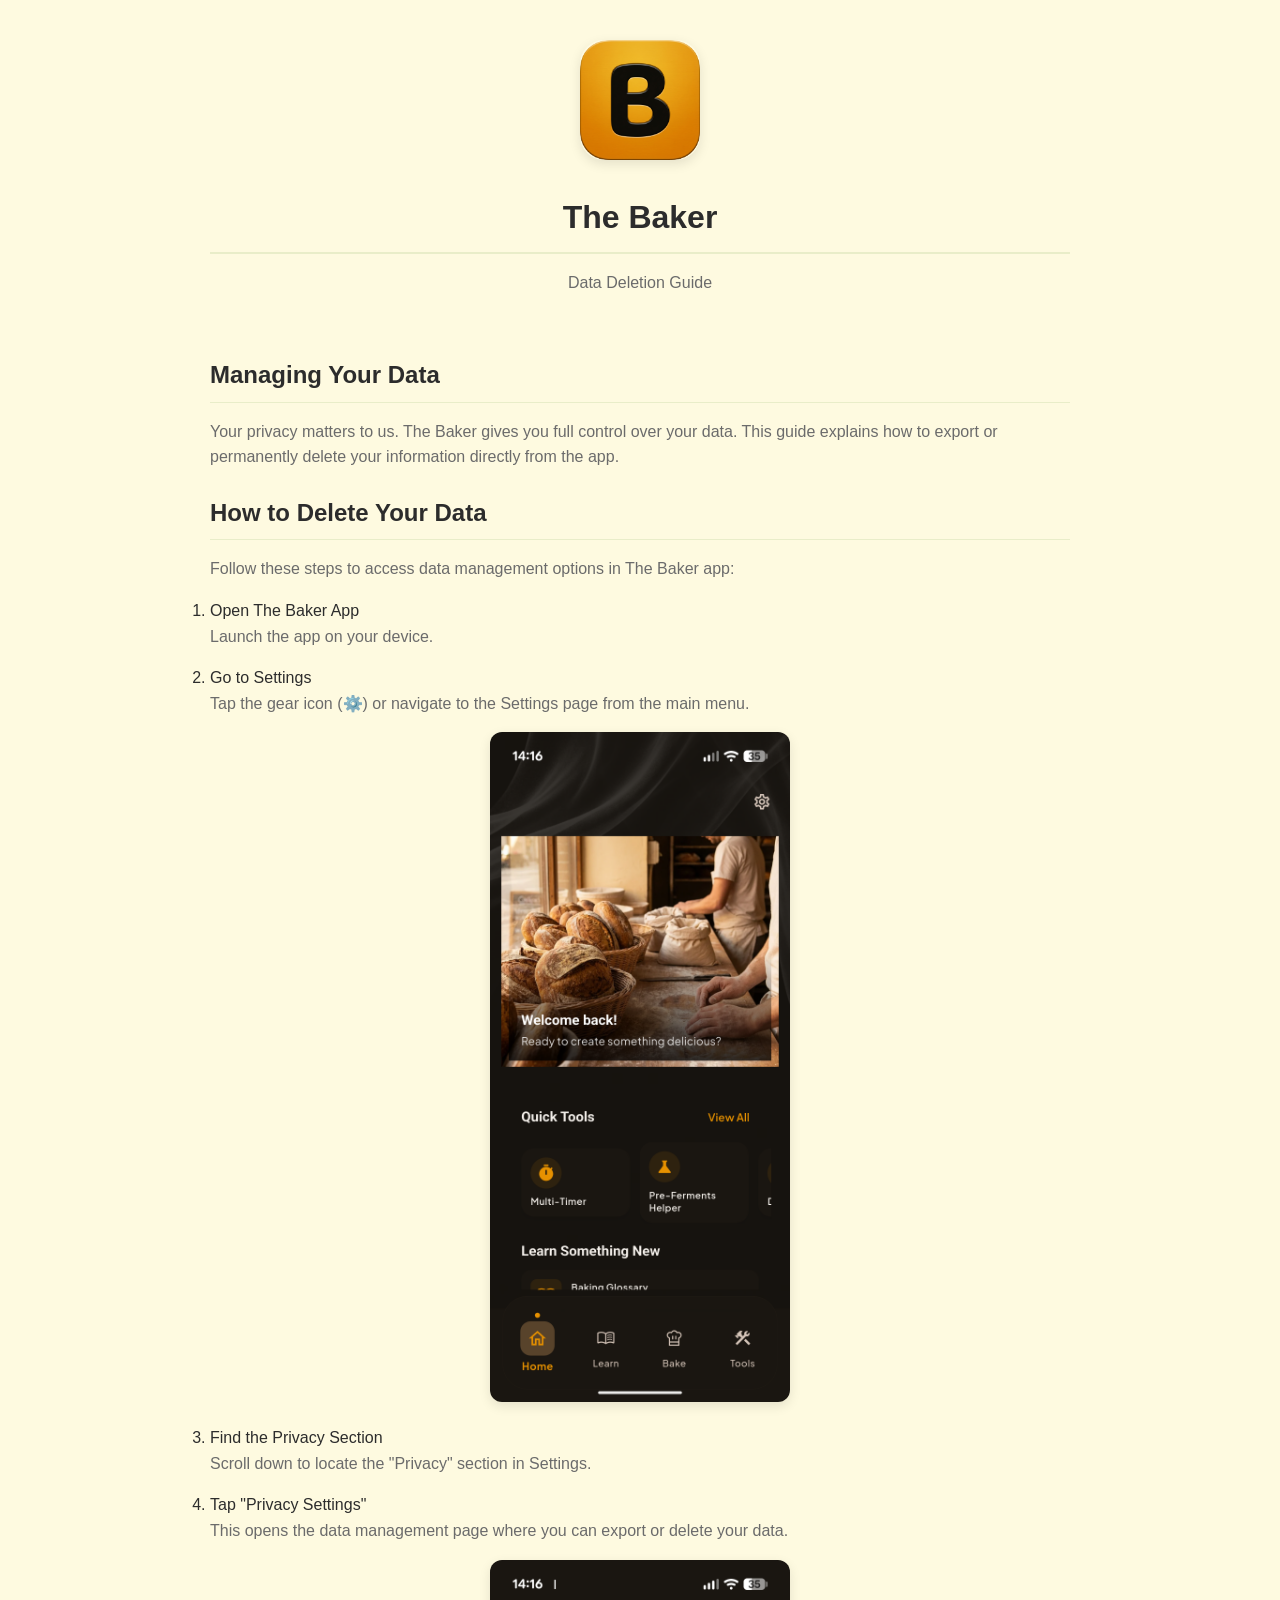
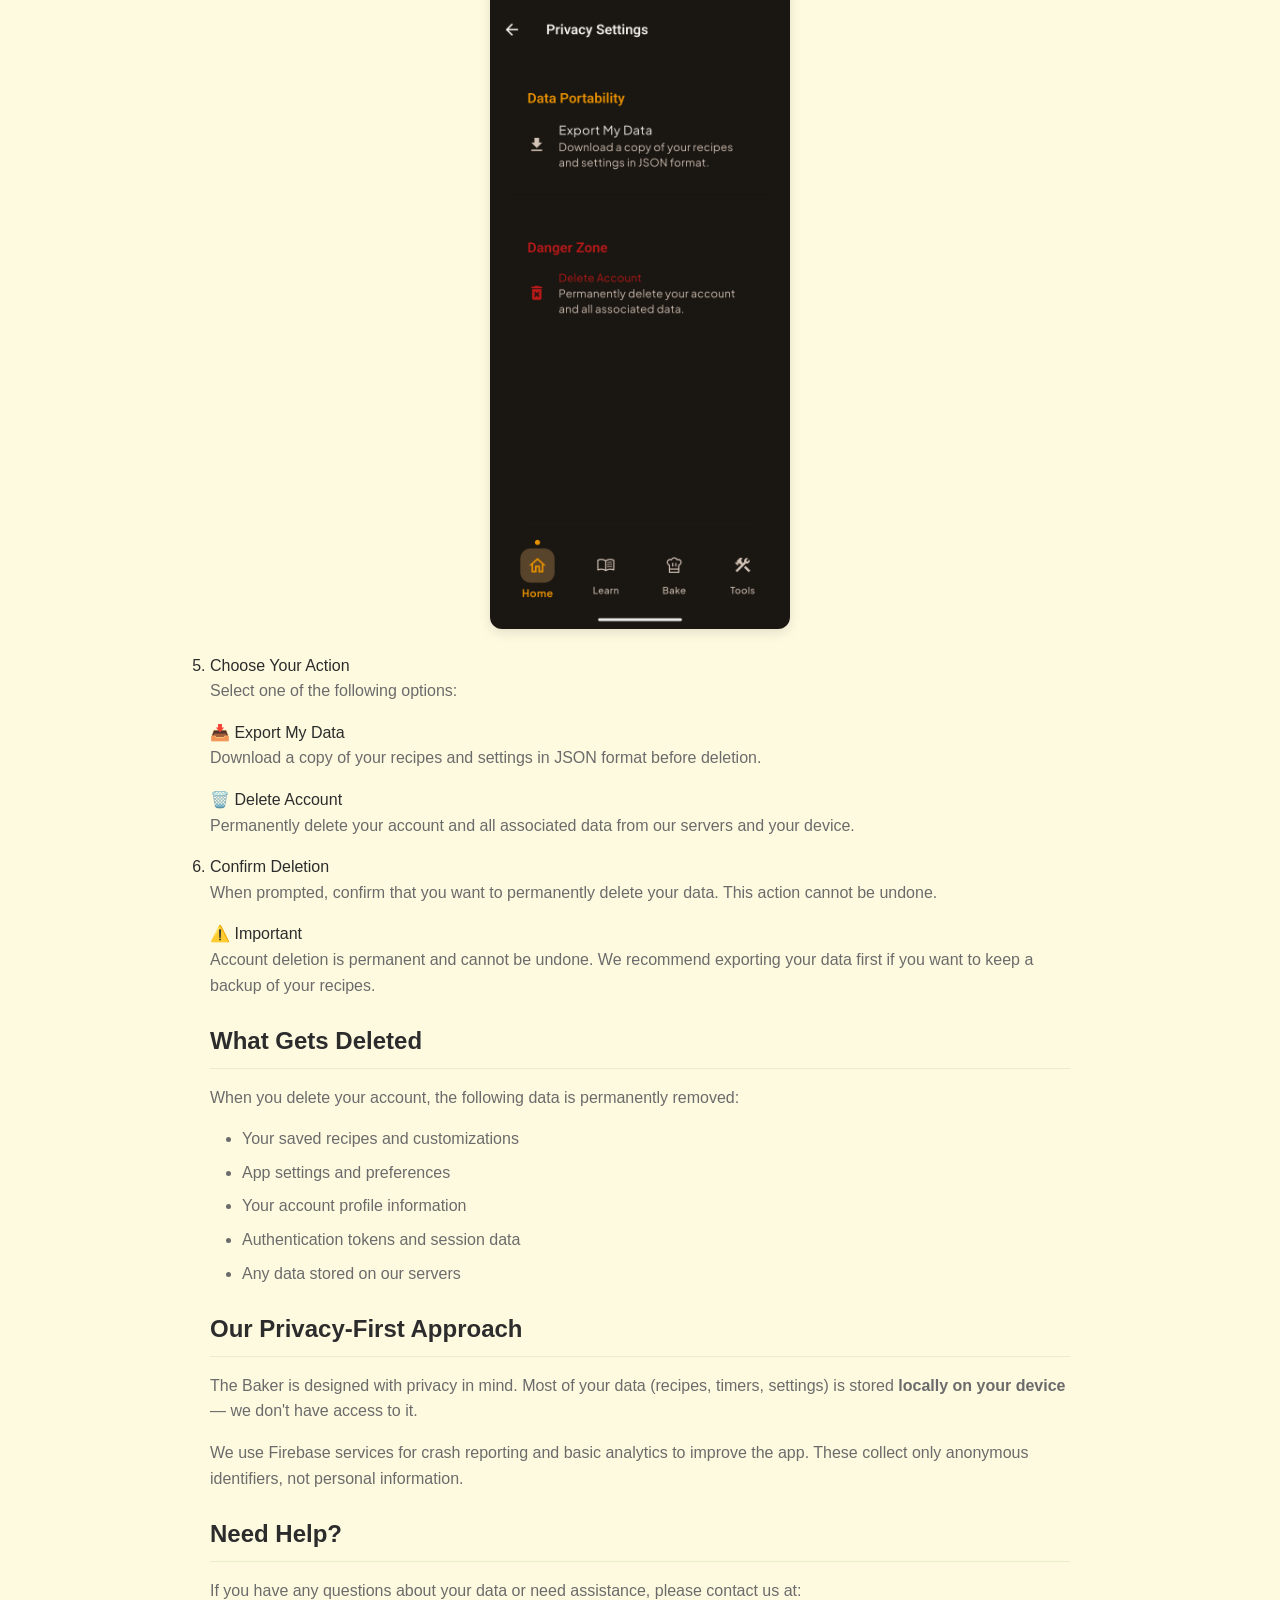
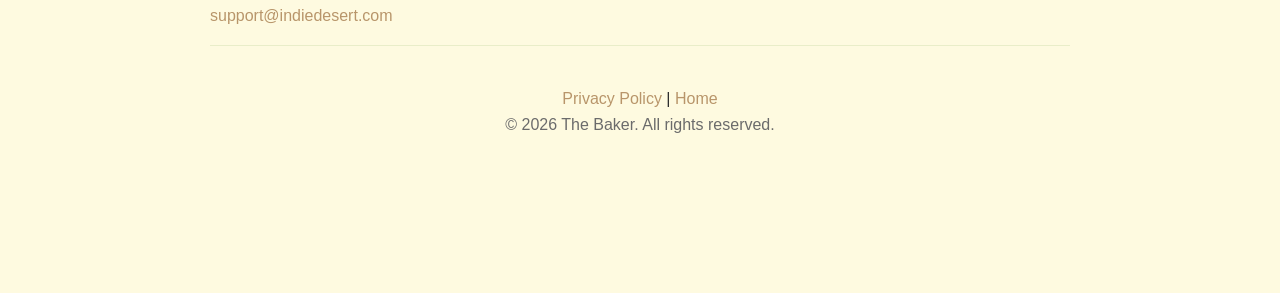
<file: web/data-deletion-guide.html>
<!DOCTYPE html>
<html lang="en">

<head>
    <meta charset="UTF-8">
    <meta name="viewport" content="width=device-width, initial-scale=1.0">
    <meta name="description"
        content="Learn how to delete your data from The Baker app. Step-by-step guide for managing and removing your personal information.">
    <title>Delete Your Data | The Baker App</title>
    <link rel="stylesheet" href="css/styles.css">
</head>

<body>
    <div class="container policy-content animate-fade-in-up">
        <!-- Header -->
        <header class="header">
            <img src="icons/Icon-192.png" alt="The Baker App Icon" class="logo-image">
            <h1 class="app-name">The Baker</h1>
            <p class="header-subtitle">Data Deletion Guide</p>
        </header>

        <!-- Introduction -->
        <section class="info-card">
            <h2>Managing Your Data</h2>
            <p>
                Your privacy matters to us. The Baker gives you full control over your data.
                This guide explains how to export or permanently delete your information directly from the app.
            </p>
        </section>

        <!-- Step by Step Instructions -->
        <h2>How to Delete Your Data</h2>
        <p>Follow these steps to access data management options in The Baker app:</p>

        <ol class="steps">
            <li class="step">
                <div class="step-title">Open The Baker App</div>
                <p class="step-description">Launch the app on your device.</p>
            </li>

            <li class="step">
                <div class="step-title">Go to Settings</div>
                <p class="step-description">Tap the gear icon (⚙️) or navigate to the Settings page from the main menu.
                </p>
                <div style="text-align: center; margin: 16px 0;">
                    <img src="images/home_settings.png" alt="Settings Navigation Screenshot" class="screenshot"
                        style="max-width: 300px; width: 100%;">
                </div>
            </li>

            <li class="step">
                <div class="step-title">Find the Privacy Section</div>
                <p class="step-description">Scroll down to locate the "Privacy" section in Settings.</p>
            </li>

            <li class="step">
                <div class="step-title">Tap "Privacy Settings"</div>
                <p class="step-description">This opens the data management page where you can export or delete your
                    data.</p>
                <div style="text-align: center; margin: 16px 0;">
                    <img src="images/privacy_settings.png" alt="Privacy Settings Screenshot" class="screenshot"
                        style="max-width: 300px; width: 100%;">
                </div>
            </li>

            <li class="step">
                <div class="step-title">Choose Your Action</div>
                <p class="step-description">Select one of the following options:</p>
                <div class="options">
                    <div class="option">
                        <div class="option-title"><span class="icon">📥</span> Export My Data</div>
                        <p>Download a copy of your recipes and settings in JSON format before deletion.</p>
                    </div>
                    <div class="option danger">
                        <div class="option-title"><span class="icon">🗑️</span> Delete Account</div>
                        <p>Permanently delete your account and all associated data from our servers and your device.</p>
                    </div>
                </div>
            </li>

            <li class="step">
                <div class="step-title">Confirm Deletion</div>
                <p class="step-description">When prompted, confirm that you want to permanently delete your data. This
                    action cannot be undone.</p>
            </li>
        </ol>

        <!-- Warning -->
        <div class="alert">
            <div class="alert-title">⚠️ Important</div>
            <p>Account deletion is permanent and cannot be undone. We recommend exporting your data first if you want to
                keep a backup of your recipes.</p>
        </div>

        <!-- What Gets Deleted -->
        <section class="info-card">
            <h2>What Gets Deleted</h2>
            <p>When you delete your account, the following data is permanently removed:</p>
            <ul class="data-list">
                <li>Your saved recipes and customizations</li>
                <li>App settings and preferences</li>
                <li>Your account profile information</li>
                <li>Authentication tokens and session data</li>
                <li>Any data stored on our servers</li>
            </ul>
        </section>

        <!-- Privacy Note -->
        <section class="info-card">
            <h2>Our Privacy-First Approach</h2>
            <p>
                The Baker is designed with privacy in mind. Most of your data (recipes, timers, settings)
                is stored <strong>locally on your device</strong> — we don't have access to it.
            </p>
            <p>
                We use Firebase services for crash reporting and basic analytics to improve the app.
                These collect only anonymous identifiers, not personal information.
            </p>
        </section>

        <!-- Contact -->
        <section class="contact">
            <h2>Need Help?</h2>
            <p>
                If you have any questions about your data or need assistance,
                please contact us at:<br>
                <a href="mailto:support@indiedesert.com">support@indiedesert.com</a>
            </p>
        </section>

        <!-- Footer -->
        <footer class="footer">
            <a href="privacy-policy.html">Privacy Policy</a> |
            <a href="../index.html">Home</a>
            <p class="footer-note">© 2026 The Baker. All rights reserved.</p>
        </footer>
    </div>
</body>

</html>
</file>
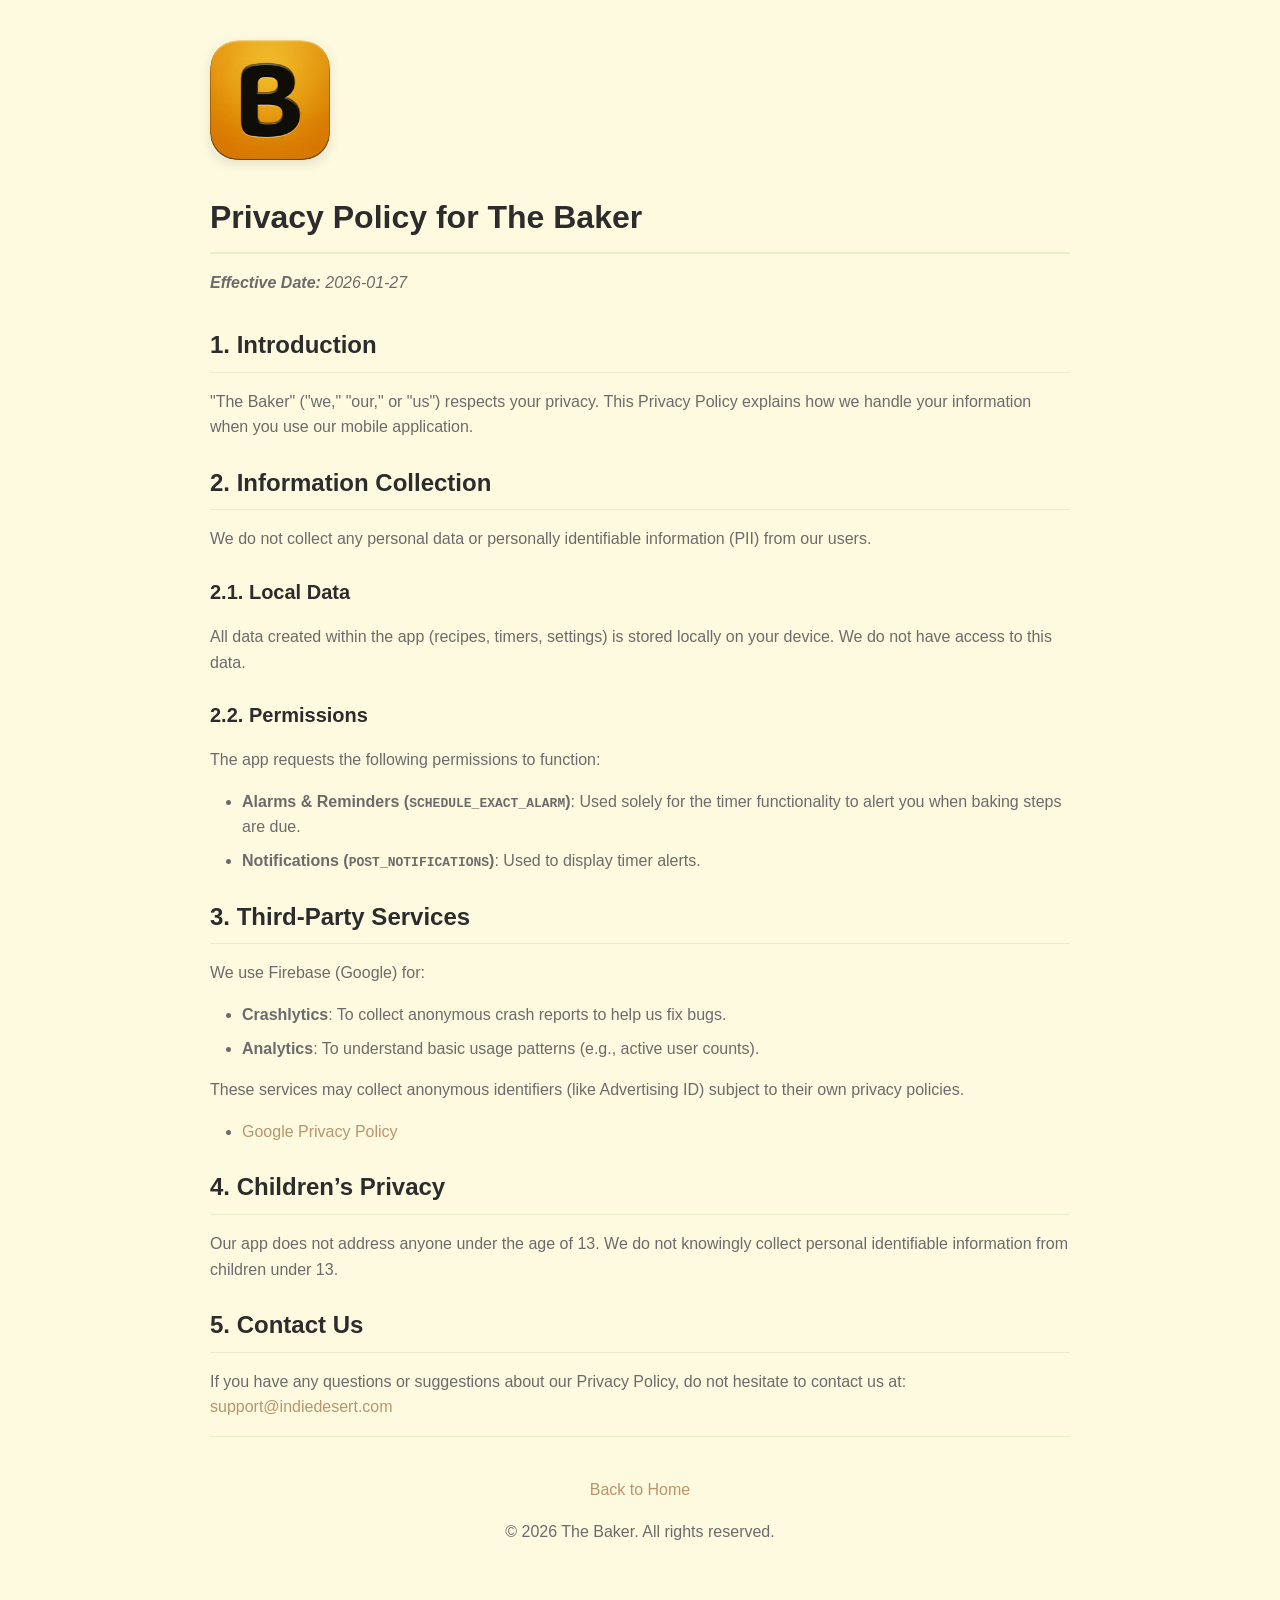
<file: web/privacy-policy.html>
<!DOCTYPE html>
<html lang="en">

<head>
    <meta charset="UTF-8">
    <meta name="viewport" content="width=device-width, initial-scale=1.0">
    <meta name="description" content="Privacy Policy for The Baker mobile application.">
    <title>Privacy Policy - The Baker</title>
    <link rel="stylesheet" href="css/styles.css">
</head>

<body>

    <div class="container policy-content animate-fade-in-up">
        <div class="logo-header">
            <a href="../index.html">
                <img src="icons/Icon-192.png" alt="The Baker App Icon" class="logo-image">
            </a>
        </div>

        <h1>Privacy Policy for The Baker</h1>
        <span class="effective-date"><strong>Effective Date:</strong> 2026-01-27</span>

        <h2>1. Introduction</h2>
        <p>"The Baker" ("we," "our," or "us") respects your privacy. This Privacy Policy explains how we handle your
            information when you use our mobile application.</p>

        <h2>2. Information Collection</h2>
        <p>We do not collect any personal data or personally identifiable information (PII) from our users.</p>

        <h3>2.1. Local Data</h3>
        <p>All data created within the app (recipes, timers, settings) is stored locally on your device. We do not have
            access to this data.</p>

        <h3>2.2. Permissions</h3>
        <p>The app requests the following permissions to function:</p>
        <ul>
            <li><strong>Alarms & Reminders (<code>SCHEDULE_EXACT_ALARM</code>)</strong>: Used solely for the timer
                functionality to alert you when baking steps are due.</li>
            <li><strong>Notifications (<code>POST_NOTIFICATIONS</code>)</strong>: Used to display timer alerts.</li>
        </ul>

        <h2>3. Third-Party Services</h2>
        <p>We use Firebase (Google) for:</p>
        <ul>
            <li><strong>Crashlytics</strong>: To collect anonymous crash reports to help us fix bugs.</li>
            <li><strong>Analytics</strong>: To understand basic usage patterns (e.g., active user counts).</li>
        </ul>
        <p>These services may collect anonymous identifiers (like Advertising ID) subject to their own privacy policies.
        </p>
        <ul>
            <li><a href="https://policies.google.com/privacy" target="_blank" rel="noopener noreferrer">Google Privacy
                    Policy</a></li>
        </ul>

        <h2>4. Children’s Privacy</h2>
        <p>Our app does not address anyone under the age of 13. We do not knowingly collect personal identifiable
            information from children under 13.</p>

        <h2>5. Contact Us</h2>
        <p>If you have any questions or suggestions about our Privacy Policy, do not hesitate to contact us at: <br>
            <a href="mailto:support@indiedesert.com">support@indiedesert.com</a>
        </p>

        <div class="footer">
            <p><a href="../index.html">Back to Home</a></p>
            <p>© 2026 The Baker. All rights reserved.</p>
        </div>
    </div>

</body>

</html>
</file>
<file: web/css/styles.css>
/* 
 * styles.css
 * Shared stylesheet for The Baker public repository
 */

:root {
    --color-primary: #D4A373;
    --color-primary-dark: #B8956A;
    --color-background: #FEFAE0;
    --color-surface: #FFFFFF;
    --color-text: #2C2C2C;
    --color-text-muted: #6B6B6B;
    --color-accent: #E9EDC9;
    --shadow-md: 0 4px 12px rgba(0, 0, 0, 0.1);
    --radius-lg: 24px;
    --radius-md: 12px;
}

@media (prefers-color-scheme: dark) {
    :root {
        --color-primary: #D4A373;
        --color-primary-dark: #E6C2A0; /* Lighter for readability in dark mode */
        --color-background: #121212;
        --color-surface: #1E1E1E;
        --color-text: #E0E0E0;
        --color-text-muted: #9E9E9E;
        --color-accent: #2C2C2C;
        --shadow-md: 0 4px 16px rgba(0, 0, 0, 0.4);
    }
}

* {
    margin: 0;
    padding: 0;
    box-sizing: border-box;
}

body {
    font-family: -apple-system, BlinkMacSystemFont, 'Segoe UI', Roboto, Helvetica, Arial, sans-serif;
    background: var(--color-background);
    color: var(--color-text);
    line-height: 1.6;
    padding-bottom: 60px;
    transition: background-color 0.3s ease, color 0.3s ease;
}

.container {
    max-width: 900px;
    margin: 0 auto;
    padding: 40px 20px;
}

header {
    text-align: center;
    margin-bottom: 60px;
}

.logo-image {
    width: 120px;
    height: 120px;
    border-radius: var(--radius-lg);
    box-shadow: var(--shadow-md);
    margin-bottom: 24px;
    transition: transform 0.3s ease, box-shadow 0.3s ease;
}

.logo-image:hover {
    transform: scale(1.05);
    box-shadow: 0 8px 24px rgba(0, 0, 0, 0.15);
}

h1 {
    font-size: 2.5rem;
    font-weight: 800;
    color: var(--color-primary-dark);
    margin-bottom: 12px;
    transition: color 0.3s ease;
}

.tagline {
    font-size: 1.25rem;
    color: var(--color-text-muted);
    font-weight: 500;
    max-width: 600px;
    margin: 0 auto 24px;
    transition: color 0.3s ease;
}

.download-badges {
    display: flex;
    justify-content: center;
    gap: 16px;
    margin-top: 24px;
}

.badge img {
    height: 48px;
    transition: transform 0.2s ease;
}

.badge:hover img {
    transform: scale(1.05);
}

.section {
    background: var(--color-surface);
    border-radius: var(--radius-md);
    padding: 40px;
    margin-bottom: 40px;
    box-shadow: 0 2px 8px rgba(0, 0, 0, 0.05);
    transition: background-color 0.3s ease, box-shadow 0.3s ease;
}

@media (prefers-color-scheme: dark) {
    .section {
        box-shadow: 0 2px 8px rgba(0, 0, 0, 0.2);
    }
}

h2 {
    font-size: 1.75rem;
    margin-bottom: 24px;
    color: var(--color-text);
    text-align: center;
    transition: color 0.3s ease;
}

/* Animations */
@keyframes fadeInUp {
    from {
        opacity: 0;
        transform: translateY(20px);
    }
    to {
        opacity: 1;
        transform: translateY(0);
    }
}

.animate-fade-in-up {
    animation: fadeInUp 0.6s ease-out forwards;
    opacity: 0; /* Starting state for the animation */
}

/* Staggering delays - optional class additions */
.delay-100 { animation-delay: 100ms; }
.delay-200 { animation-delay: 200ms; }
.delay-300 { animation-delay: 300ms; }
.delay-400 { animation-delay: 400ms; }

/* Screenshots */
.screenshots {
    display: grid;
    grid-template-columns: repeat(auto-fit, minmax(180px, 1fr));
    gap: 20px;
    margin: 32px 0;
}

.screenshot {
    width: 100%;
    border-radius: var(--radius-md);
    box-shadow: var(--shadow-md);
    transition: transform 0.3s ease, box-shadow 0.3s ease;
    animation: fadeInUp 0.5s ease-out forwards;
}

.screenshot:hover {
    transform: translateY(-5px);
    box-shadow: 0 8px 24px rgba(0, 0, 0, 0.15);
}

/* Features */
.features-grid {
    display: grid;
    grid-template-columns: repeat(auto-fit, minmax(250px, 1fr));
    gap: 30px;
}

.feature-card {
    padding: 20px;
    border-radius: var(--radius-md);
    background: rgba(0, 0, 0, 0.02);
    transition: transform 0.3s ease, background-color 0.3s ease;
    animation: fadeInUp 0.5s ease-out forwards;
}

@media (prefers-color-scheme: dark) {
    .feature-card {
        background: rgba(255, 255, 255, 0.03);
    }
}

.feature-card:hover {
    transform: translateY(-4px);
    background: rgba(0, 0, 0, 0.04);
}

@media (prefers-color-scheme: dark) {
    .feature-card:hover {
        background: rgba(255, 255, 255, 0.05);
    }
}

.feature-card h3 {
    color: var(--color-primary-dark);
    margin-bottom: 12px;
    display: flex;
    align-items: center;
    gap: 10px;
    transition: color 0.3s ease;
}

.feature-card p {
    color: var(--color-text-muted);
    font-size: 0.95rem;
    transition: color 0.3s ease;
}

/* Nav Footer */
.footer {
    text-align: center;
    padding: 40px 0;
    border-top: 1px solid var(--color-accent);
    transition: border-color 0.3s ease;
}

.footer-nav {
    margin-bottom: 20px;
    display: flex;
    justify-content: center;
    gap: 24px;
    flex-wrap: wrap;
}

.footer-nav a {
    color: var(--color-primary-dark);
    text-decoration: none;
    font-weight: 600;
    transition: color 0.2s ease, opacity 0.2s ease;
}

.footer-nav a:hover {
    color: var(--color-text);
    opacity: 0.8;
}

.copyright {
    color: var(--color-text-muted);
    font-size: 0.9rem;
    transition: color 0.3s ease;
}

@media (max-width: 600px) {
    h1 {
        font-size: 2rem;
    }

    .section {
        padding: 24px;
    }

    .screenshots {
        grid-template-columns: repeat(2, 1fr);
    }
}

/* Shared typography rules for Markdown-generated pages */
.policy-content h1 {
    font-size: 2em;
    border-bottom: 2px solid var(--color-accent);
    padding-bottom: 0.3em;
    margin-bottom: 16px;
    color: var(--color-text);
}

.policy-content h2 {
    font-size: 1.5em;
    margin-top: 24px;
    margin-bottom: 16px;
    text-align: left;
    border-bottom: 1px solid var(--color-accent);
    padding-bottom: 0.3em;
}

.policy-content h3 {
    font-size: 1.25em;
    margin-top: 24px;
    margin-bottom: 16px;
    font-weight: 600;
}

.policy-content p {
    margin-top: 0;
    margin-bottom: 16px;
    color: var(--color-text-muted);
}

.policy-content ul {
    padding-left: 2em;
    margin-bottom: 16px;
    color: var(--color-text-muted);
}

.policy-content li {
    margin-bottom: 0.5em;
}

.policy-content a {
    color: var(--color-primary-dark);
    text-decoration: none;
    font-weight: 500;
}

.policy-content a:hover {
    text-decoration: underline;
}

.policy-content .effective-date {
    color: var(--color-text-muted);
    font-style: italic;
    margin-bottom: 30px;
    display: block;
}
</file>
